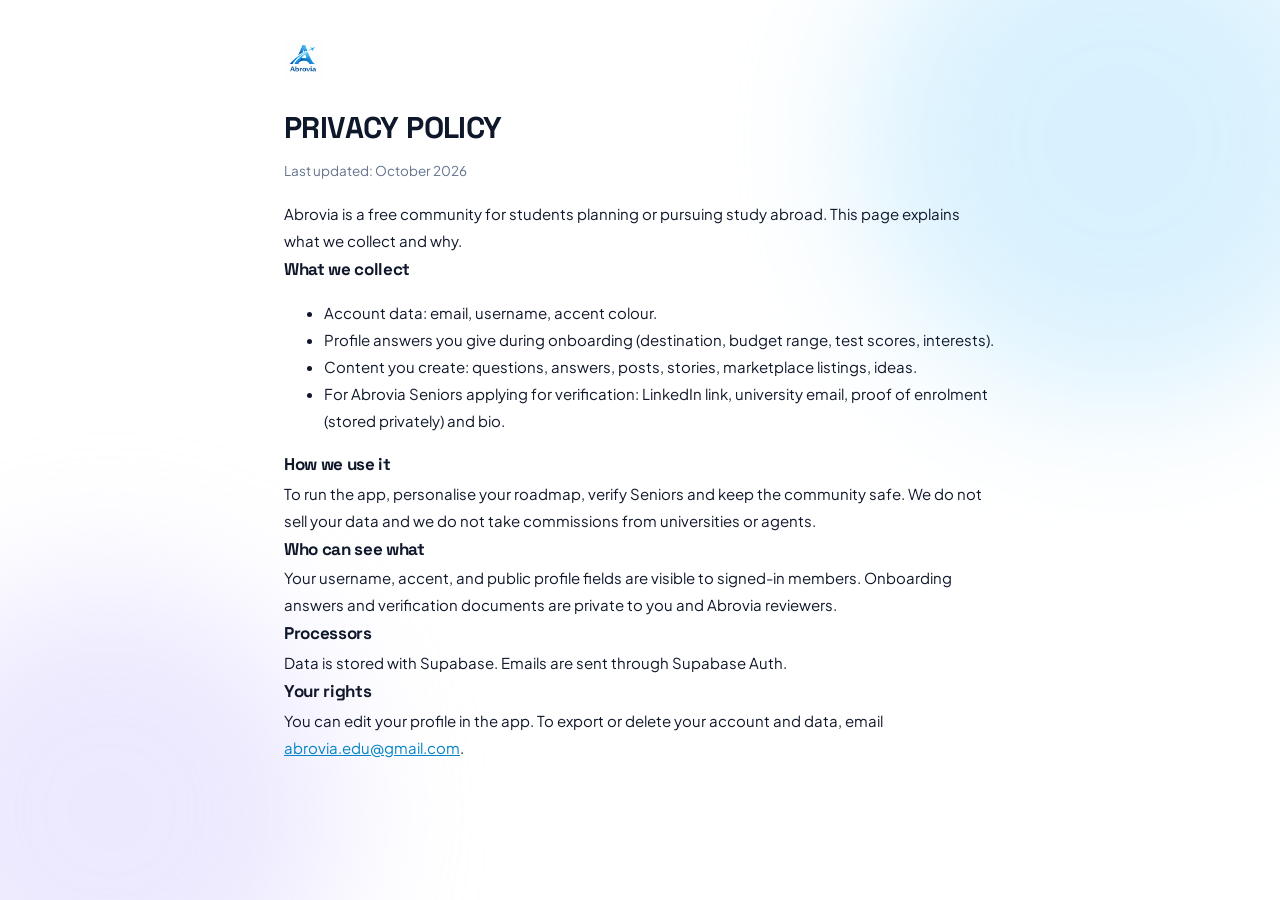
<file: privacy.html>
<!DOCTYPE html>
<html lang="en"><head><meta charset="utf-8">
<meta name="viewport" content="width=device-width, initial-scale=1, viewport-fit=cover">
<title>Privacy Policy — Abrovia</title><meta name="description" content="Privacy Policy">
<meta name="theme-color" content="#0ea5e9"><link rel="icon" href="logo.jpg"><link rel="apple-touch-icon" href="logo.jpg"><link rel="manifest" href="manifest.webmanifest">
<meta property="og:title" content="Privacy Policy — Abrovia"><meta property="og:description" content="Privacy Policy"><meta property="og:image" content="logo.jpg"><meta property="og:type" content="website">
<link rel="preconnect" href="https://fonts.googleapis.com"><link rel="preconnect" href="https://fonts.gstatic.com" crossorigin>
<link href="https://fonts.googleapis.com/css2?family=Caveat:wght@600&family=Plus+Jakarta+Sans:wght@400;500;600;700&family=Space+Grotesk:wght@500;600;700&display=swap" rel="stylesheet">
<link rel="stylesheet" href="styles.css"></head><body><main class="main" style="max-width:760px;padding-top:40px"><a href="index.html"><img class="lg" src="logo.jpg" alt="Abrovia"></a><h1 style="margin:24px 0 8px;text-transform:uppercase">Privacy Policy</h1><p class="mu">Last updated: October 2026</p><div style="line-height:1.8;margin-top:18px"><p>Abrovia is a free community for students planning or pursuing study abroad. This page explains what we collect and why.</p>
<h3>What we collect</h3><ul><li>Account data: email, username, accent colour.</li><li>Profile answers you give during onboarding (destination, budget range, test scores, interests).</li><li>Content you create: questions, answers, posts, stories, marketplace listings, ideas.</li><li>For Abrovia Seniors applying for verification: LinkedIn link, university email, proof of enrolment (stored privately) and bio.</li></ul>
<h3>How we use it</h3><p>To run the app, personalise your roadmap, verify Seniors and keep the community safe. We do not sell your data and we do not take commissions from universities or agents.</p>
<h3>Who can see what</h3><p>Your username, accent, and public profile fields are visible to signed-in members. Onboarding answers and verification documents are private to you and Abrovia reviewers.</p>
<h3>Processors</h3><p>Data is stored with Supabase. Emails are sent through Supabase Auth.</p>
<h3>Your rights</h3><p>You can edit your profile in the app. To export or delete your account and data, email <a href="mailto:abrovia.edu@gmail.com">abrovia.edu@gmail.com</a>.</p></div></main></body></html>
</file>
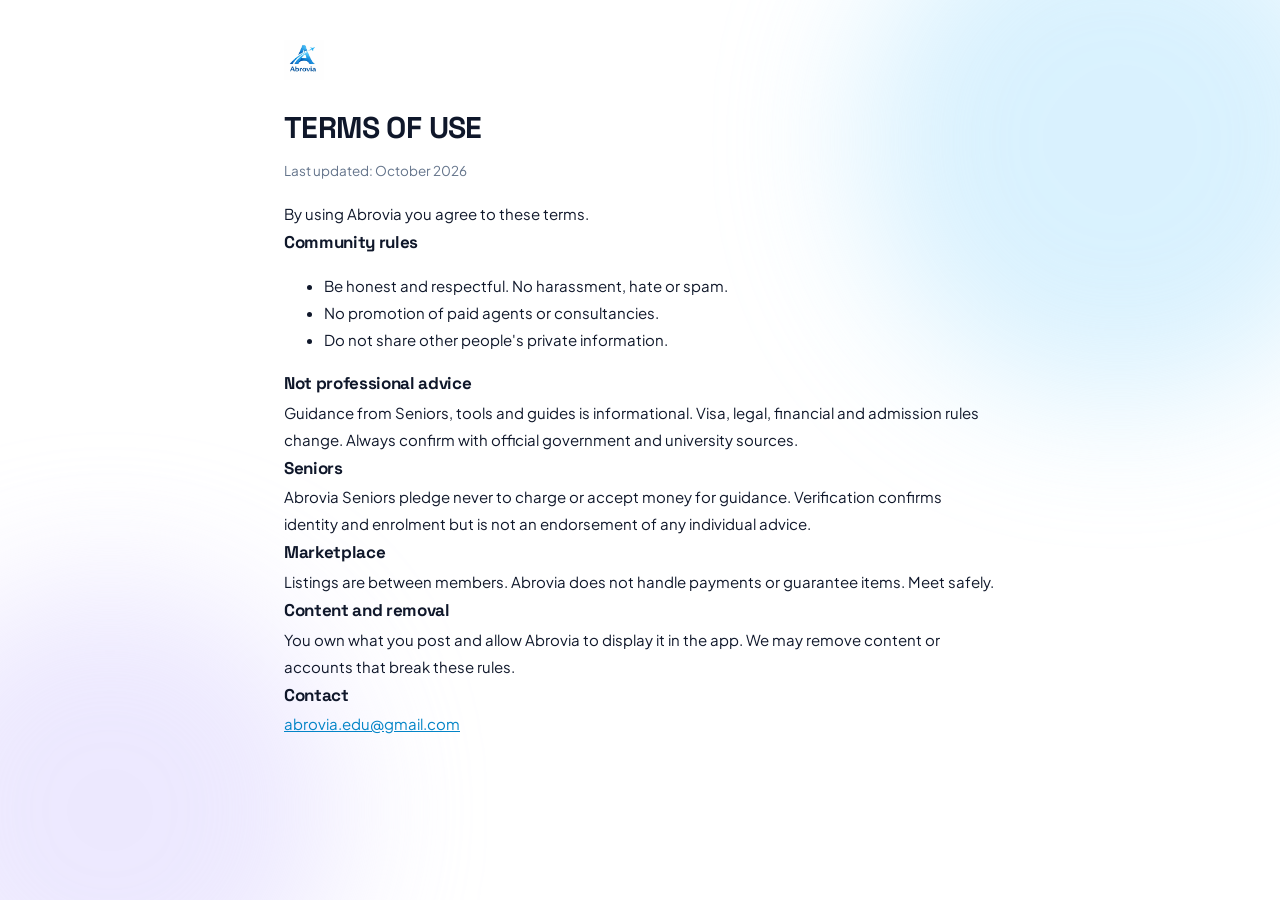
<file: terms.html>
<!DOCTYPE html>
<html lang="en"><head><meta charset="utf-8">
<meta name="viewport" content="width=device-width, initial-scale=1, viewport-fit=cover">
<title>Terms of Use — Abrovia</title><meta name="description" content="Terms of Use">
<meta name="theme-color" content="#0ea5e9"><link rel="icon" href="logo.jpg"><link rel="apple-touch-icon" href="logo.jpg"><link rel="manifest" href="manifest.webmanifest">
<meta property="og:title" content="Terms of Use — Abrovia"><meta property="og:description" content="Terms of Use"><meta property="og:image" content="logo.jpg"><meta property="og:type" content="website">
<link rel="preconnect" href="https://fonts.googleapis.com"><link rel="preconnect" href="https://fonts.gstatic.com" crossorigin>
<link href="https://fonts.googleapis.com/css2?family=Caveat:wght@600&family=Plus+Jakarta+Sans:wght@400;500;600;700&family=Space+Grotesk:wght@500;600;700&display=swap" rel="stylesheet">
<link rel="stylesheet" href="styles.css"></head><body><main class="main" style="max-width:760px;padding-top:40px"><a href="index.html"><img class="lg" src="logo.jpg" alt="Abrovia"></a><h1 style="margin:24px 0 8px;text-transform:uppercase">Terms of Use</h1><p class="mu">Last updated: October 2026</p><div style="line-height:1.8;margin-top:18px"><p>By using Abrovia you agree to these terms.</p>
<h3>Community rules</h3><ul><li>Be honest and respectful. No harassment, hate or spam.</li><li>No promotion of paid agents or consultancies.</li><li>Do not share other people's private information.</li></ul>
<h3>Not professional advice</h3><p>Guidance from Seniors, tools and guides is informational. Visa, legal, financial and admission rules change. Always confirm with official government and university sources.</p>
<h3>Seniors</h3><p>Abrovia Seniors pledge never to charge or accept money for guidance. Verification confirms identity and enrolment but is not an endorsement of any individual advice.</p>
<h3>Marketplace</h3><p>Listings are between members. Abrovia does not handle payments or guarantee items. Meet safely.</p>
<h3>Content and removal</h3><p>You own what you post and allow Abrovia to display it in the app. We may remove content or accounts that break these rules.</p>
<h3>Contact</h3><p><a href="mailto:abrovia.edu@gmail.com">abrovia.edu@gmail.com</a></p></div></main></body></html>
</file>
<file: styles.css>
:root{--sky:#0ea5e9;--sd:#0284c7;--sl:#e0f2fe;--bg:#fff;--card:#fff;--tx:#0f172a;--mu:#64748b;--bd:#e2e8f0;--ok:#059669;--bad:#dc2626;--sf:'Plus Jakarta Sans',system-ui,sans-serif;--df:'Space Grotesk',system-ui,sans-serif;--hf:'Caveat',cursive;--gl:rgba(255,255,255,.72);box-sizing:border-box;padding-top:env(safe-area-inset-top,0px);padding-bottom:env(safe-area-inset-bottom,0px)}
*{box-sizing:border-box}html{scroll-padding-top:env(safe-area-inset-top,0px)}
body{margin:0;background:#fff;color:var(--tx);font:15px/1.6 var(--sf);-webkit-font-smoothing:antialiased;overflow-x:hidden}
body:before,body:after{content:"";position:fixed;z-index:-1;border-radius:50%;filter:blur(70px);opacity:.55;animation:fl 14s ease-in-out infinite alternate}
body:before{width:520px;height:520px;background:#bae6fd;top:-120px;right:-100px}body:after{width:460px;height:460px;background:#ddd6fe;bottom:-140px;left:-120px;animation-delay:-6s}
@keyframes fl{to{transform:translate(-40px,50px) scale(1.12)}}@keyframes up{from{opacity:0;transform:translateY(18px)}}@keyframes pop{0%{transform:scale(2.2) rotate(-30deg);opacity:0}60%{transform:scale(.92) rotate(-8deg)}100%{transform:scale(1) rotate(-8deg);opacity:1}}@keyframes bob{50%{transform:translateY(-12px)}}@keyframes pls{50%{box-shadow:0 0 0 12px rgba(14,165,233,0)}}
h1,h2,h3{font-family:var(--df);margin:0;letter-spacing:-.02em}h3{font-size:17px;font-weight:700}p{margin:0}
.ht{font-weight:700;font-size:clamp(34px,5.2vw,72px);line-height:1.04;text-transform:uppercase;letter-spacing:-.025em}.ht b{font-weight:700}
.sk{color:var(--sky)}.hw{font-family:var(--hf);text-transform:none;display:inline-block;transform:rotate(-2deg);color:var(--sky);font-size:1.15em;font-weight:600;letter-spacing:0}
button{font:inherit;cursor:pointer}svg.i{width:18px;height:18px;stroke:currentColor;fill:none;stroke-width:1.9;stroke-linecap:round;stroke-linejoin:round;flex:none}
.btn{background:var(--sky);color:#fff;border:0;border-radius:999px;padding:13px 26px;font-weight:700;display:inline-flex;gap:8px;align-items:center;justify-content:center;box-shadow:0 8px 16px rgba(14,165,233,.22);transition:all .35s cubic-bezier(.16,1,.3,1)}.btn:hover{background:var(--sd);transform:translateY(-3px);box-shadow:0 18px 34px rgba(14,165,233,.28)}
.btn.o{background:var(--gl);color:var(--tx);border:1px solid var(--bd);box-shadow:none}.btn.o:hover{border-color:var(--sky);color:var(--sky)}.btn.s{padding:8px 16px;font-size:13px}.btn.dk{background:var(--tx)}
input,select{font:inherit;width:100%;padding:13px 18px;border:1.5px solid var(--bd);border-radius:16px;background:#fff;color:var(--tx)}input:focus,select:focus{outline:0;border-color:var(--sky);box-shadow:0 0 0 4px rgba(14,165,233,.12)}
.glass{background:var(--gl);backdrop-filter:blur(24px);-webkit-backdrop-filter:blur(24px);border:1px solid rgba(255,255,255,.6);box-shadow:0 8px 32px rgba(14,165,233,.08)}
.card{background:#fff;border:1px solid var(--bd);border-radius:26px;padding:24px;box-shadow:0 8px 28px rgba(14,165,233,.06);animation:up .5s both;transition:transform .3s,box-shadow .3s}.grid>.card:hover,.role:hover{transform:translateY(-5px);box-shadow:0 22px 44px rgba(14,165,233,.14)}
.grid{display:grid;gap:18px;grid-template-columns:repeat(auto-fill,minmax(270px,1fr))}
.grid>.card:nth-child(3n+1){background:linear-gradient(135deg,#f0f9ff,#e0f2fe)}.grid>.card:nth-child(3n+2){background:linear-gradient(135deg,#f5f3ff,#ede9fe)}.grid>.card:nth-child(3n){background:linear-gradient(135deg,#ecfdf5,#d1fae5)}
.chip{display:inline-block;padding:5px 13px;border-radius:99px;background:rgba(255,255,255,.8);color:var(--sd);font-size:12.5px;font-weight:600;margin:3px 4px 3px 0;border:1px solid rgba(14,165,233,.2);cursor:pointer;user-select:none;transition:.2s}.chip:hover{border-color:var(--sky)}.chip.on{background:var(--sky);color:#fff}
.mu{color:var(--mu);font-size:13.5px}.row{display:flex;gap:12px;align-items:center}.sp{justify-content:space-between}.wr{flex-wrap:wrap}.lb{font-size:12px;letter-spacing:.14em;text-transform:uppercase;color:var(--sky);font-weight:800}
.av{width:42px;height:42px;border-radius:50%;display:grid;place-items:center;color:#fff;font-weight:700;font-size:14px;flex:none;font-family:var(--df);box-shadow:0 4px 12px rgba(14,165,233,.25)}
.ico{width:44px;height:44px;border-radius:14px;background:rgba(255,255,255,.85);color:var(--sd);display:grid;place-items:center;flex:none;box-shadow:0 4px 12px rgba(14,165,233,.12)}
.tag{font-size:10.5px;font-weight:800;background:#fff;color:var(--sd);padding:4px 10px;border-radius:99px;letter-spacing:.06em;white-space:nowrap}
.lg{height:40px;display:block}
.top{position:fixed;top:0;left:0;right:0;z-index:50;height:72px;display:flex;align-items:center;background:rgba(255,255,255,.88);backdrop-filter:blur(20px);-webkit-backdrop-filter:blur(20px);box-shadow:0 4px 30px rgba(0,0,0,.03);padding-top:env(safe-area-inset-top,0px)}
.ti{max-width:1280px;margin:0 auto;padding:0 24px;width:100%;display:flex;align-items:center;justify-content:space-between;gap:16px}
.tabs{display:flex;gap:2px;padding:5px;border-radius:999px;overflow-x:auto;scrollbar-width:none}.tab{display:flex;gap:7px;align-items:center;padding:8px 14px;border-radius:999px;border:0;background:none;color:#475569;font-weight:600;font-size:13.5px;white-space:nowrap;transition:.25s}.tab:hover{color:var(--sky);background:rgba(14,165,233,.06)}.tab.on{background:var(--sl);color:#0369a1}
.chipu{display:flex;gap:10px;align-items:center;padding:4px 6px 4px 4px;border-radius:999px;background:#fff;border:1px solid var(--bd)}.chipu b{font-size:13px}
.main{padding:100px 24px 60px;max-width:1240px;margin:0 auto}.hd{margin-bottom:28px;animation:up .5s both}.hd h1{font-weight:700;font-size:clamp(30px,4vw,48px);text-transform:uppercase;line-height:1.08}
/* landing */
.lh{max-width:1280px;margin:0 auto;padding:130px 24px 60px;display:grid;grid-template-columns:1.1fr 1fr;gap:56px;align-items:center;min-height:100vh}
.badge{display:inline-flex;gap:10px;align-items:center;padding:7px 18px 7px 8px;border-radius:999px;font-size:13px;font-weight:700;margin-bottom:26px}.bp{background:var(--sky);color:#fff;font-size:10px;text-transform:uppercase;letter-spacing:.06em;padding:3px 10px;border-radius:99px}
.cs{display:flex;gap:40px;margin-top:34px}.cs b{font-family:var(--df);font-size:36px;color:var(--sky);display:block;line-height:1}.cs span{font-size:12px;font-weight:700;color:var(--mu);text-transform:uppercase;letter-spacing:.07em}
.vis{position:relative;padding:34px 0 34px 20px}.fc{position:absolute;border-radius:22px;padding:14px 18px;animation:bob 5s ease-in-out infinite;z-index:2;display:flex;gap:12px;align-items:center;font-size:13px;font-weight:600}
.fbox{max-width:420px;width:100%;margin:0 auto}.sw{display:flex;gap:10px}.sw i{width:28px;height:28px;border-radius:50%;cursor:pointer;border:3px solid #fff;box-shadow:0 0 0 1px var(--bd);transition:.2s}.sw i.on{box-shadow:0 0 0 2px var(--tx);transform:scale(1.12)}
.form{display:grid;place-items:center;padding:100px 24px 40px}
.role{cursor:pointer;transition:.3s;border-radius:32px!important;padding:32px!important;position:relative;overflow:hidden}.role h2{font-size:28px;font-weight:700;text-transform:uppercase;margin:14px 0 8px}
/* home */
.hero{border-radius:36px;padding:34px;margin-bottom:22px;display:flex;justify-content:space-between;gap:28px;align-items:center;background:linear-gradient(135deg,#0ea5e9,#6366f1);color:#fff;position:relative;overflow:hidden;box-shadow:0 24px 48px rgba(14,165,233,.25)}
.hero:before{content:"";position:absolute;width:340px;height:340px;border-radius:50%;background:rgba(255,255,255,.12);right:-80px;top:-120px}.hero p{color:#e0f2fe;max-width:520px;margin-top:8px}.hero .hw{color:#fff}
.kp{display:flex;gap:30px;margin-top:20px}.kp b{font-family:var(--df);font-size:26px;display:block;line-height:1.1}.kp span{font-size:11.5px;color:#bae6fd;text-transform:uppercase;letter-spacing:.08em;font-weight:700}
.pth{position:relative;height:6px;background:rgba(255,255,255,.25);border-radius:9px;margin:20px 0 6px}.pth i{position:absolute;left:0;top:0;height:100%;background:#fff;border-radius:9px;transition:.6s}.pth svg{position:absolute;top:-12px;transform:translateX(-50%);color:#fff;background:var(--sky);border-radius:50%;padding:4px;width:30px;height:30px;box-shadow:0 4px 12px rgba(0,0,0,.2);transition:.6s}
.stamps{display:grid;grid-template-columns:repeat(auto-fill,minmax(112px,1fr));gap:18px;margin-top:18px}.st{background:none;border:0;text-align:center;color:var(--mu);font-size:12px;font-weight:600;line-height:1.3}
.st .c svg{width:32px;height:32px;stroke-width:2.4}.st .c{width:84px;height:84px;margin:0 auto 8px;border-radius:50%;border:2.5px dashed #94a3b8;display:grid;place-items:center;font-family:var(--df);font-weight:700;font-size:22px;color:#94a3b8;transition:.3s;transform:rotate(-8deg)}.st:hover .c{border-color:var(--sky);color:var(--sky)}
.st.on{color:var(--tx)}.st.on .c{border:3px solid var(--sky);background:radial-gradient(circle,#fff 55%,#e0f2fe);color:var(--sky);box-shadow:0 8px 20px rgba(14,165,233,.25),inset 0 0 0 5px #fff,inset 0 0 0 7px var(--sky)}.st.new .c{animation:pop .5s both}
.bar{height:6px;background:var(--bd);border-radius:9px;overflow:hidden}.bar i{display:block;height:100%;background:var(--sky)}
.tl{border-left:2px dashed #bae6fd;margin-left:6px;padding-left:20px}.tl>div{position:relative;padding:0 0 16px}.tl>div:before{content:"";position:absolute;left:-27px;top:5px;width:12px;height:12px;border-radius:50%;background:#fff;border:3px solid var(--sky)}
.q{font-family:var(--hf);font-size:28px;line-height:1.15;color:var(--sd)}
.chat{display:grid;grid-template-columns:270px 1fr;gap:18px;height:calc(100vh - 250px);min-height:440px}.list{overflow:auto;display:flex;flex-direction:column;gap:10px}
.gi{padding:14px 16px;border-radius:20px;cursor:pointer;border:1px solid var(--bd);background:#fff;transition:.2s}.gi:hover{border-color:var(--sky)}.gi.on{border-color:var(--sky);background:var(--sl)}
.msgs{flex:1;overflow:auto;display:flex;flex-direction:column;gap:10px;padding:4px}.m{max-width:76%;padding:11px 16px;border-radius:20px 20px 20px 6px;background:var(--sl);font-size:14px}.m.me{align-self:flex-end;background:var(--sky);color:#fff;border-radius:20px 20px 6px 20px}.m b{display:block;font-size:11.5px;opacity:.7;margin-bottom:2px}
.toast{position:fixed;bottom:28px;left:50%;transform:translateX(-50%);background:var(--tx);color:#fff;padding:13px 24px;border-radius:999px;z-index:99;font-weight:600;font-size:14px;box-shadow:0 12px 30px rgba(0,0,0,.2);animation:up .3s}
.modal{position:fixed;inset:0;background:rgba(15,23,42,.5);backdrop-filter:blur(6px);display:grid;place-items:center;padding:20px;z-index:60}.modal .card{max-width:480px;width:100%}
.cf{position:fixed;width:9px;height:9px;border-radius:2px;z-index:99;pointer-events:none}
@media(max-width:900px){.top{backdrop-filter:none;-webkit-backdrop-filter:none}.lh{grid-template-columns:1fr;padding-top:100px;gap:30px}.fc{display:none}.cs{gap:22px}.tabs{position:fixed;bottom:10px;left:10px;right:10px;justify-content:space-between;z-index:60;box-shadow:0 10px 30px rgba(14,165,233,.2);padding-bottom:5px}.tab{flex-direction:column;gap:2px;font-size:10.5px;padding:7px 9px}.chipu b{display:none}.main{padding:92px 16px 110px}.hero{flex-direction:column;align-items:flex-start;padding:26px}.chat{grid-template-columns:1fr;height:auto}.list{flex-direction:row}.gi{flex:none}.msgs{height:48vh}}

.sr{--sky:#6366f1;--sd:#4f46e5;--sl:#e0e7ff}.sr .hero{background:linear-gradient(135deg,#4f46e5,#a855f7);box-shadow:0 24px 48px rgba(99,102,241,.28)}.sr .btn{box-shadow:0 8px 16px rgba(99,102,241,.22)}.sr .hero .lb{color:#e0e7ff!important}
textarea{font:inherit;width:100%;padding:13px 18px;border:1.5px solid var(--bd);border-radius:16px;background:#fff;color:var(--tx);resize:vertical}textarea:focus{outline:0;border-color:var(--sky);box-shadow:0 0 0 4px rgba(14,165,233,.12)}
.fld{margin-bottom:16px}.fld>label{display:block;font-size:13px;font-weight:600;margin-bottom:6px;color:#334155}
.nt{padding:10px 14px;border-radius:14px;font-size:13.5px;margin-top:8px;display:flex;gap:8px;align-items:flex-start}.nt.e{background:#fef2f2;color:#b91c1c}.nt.w{background:#fffbeb;color:#92400e}.nt.i{background:var(--sl);color:var(--sd)}
.segs{display:flex;gap:6px}.segs i{flex:1;height:5px;border-radius:9px;background:var(--bd)}.segs i.on{background:var(--sky)}
.sub{display:flex;gap:6px;margin-bottom:18px;flex-wrap:wrap}.sub button{border:1px solid var(--bd);background:#fff;border-radius:999px;padding:8px 18px;font-weight:600;color:#475569}.sub button.on{background:var(--sky);color:#fff;border-color:var(--sky)}
.tick{display:flex;gap:10px;align-items:center;border-radius:999px;padding:9px 18px;margin-bottom:18px;font-size:13.5px;font-weight:600;color:var(--sd)}.tick span{transition:opacity .3s}
.cols{display:grid;grid-template-columns:1fr 300px;gap:18px}
.pl{display:block;width:100%;text-align:left;margin:6px 0;padding:11px 16px;border-radius:14px;border:1.5px solid var(--bd);background:#fff;font-weight:600;position:relative;overflow:hidden}button.pl:hover{border-color:var(--sky)}.pl.res i{position:absolute;inset:0 auto 0 0;background:var(--sl);z-index:0}.pl.res span{position:relative}
.rx{display:flex;gap:6px;align-items:center;border:0;background:none;color:var(--mu);font-weight:600;font-size:13px;padding:6px 10px;border-radius:99px}.rx:hover{background:var(--sl)}.rx.on{color:var(--sky);background:var(--sl)}
.dots i{display:inline-block;width:6px;height:6px;border-radius:50%;background:currentColor;margin:0 2px;animation:bob .9s infinite}.dots i:nth-child(2){animation-delay:.15s}.dots i:nth-child(3){animation-delay:.3s}
.dot{width:9px;height:9px;border-radius:50%;background:#10b981;animation:pls 2s infinite;box-shadow:0 0 0 0 rgba(16,185,129,.5)}.onl{position:relative}.onl:after{content:"";position:absolute;right:0;bottom:0;width:10px;height:10px;border-radius:50%;background:#10b981;border:2px solid #fff}
.vb{display:inline-flex;gap:3px;align-items:center;font-size:11px;font-weight:700;color:var(--sd)}.vb svg{width:13px;height:13px}.un{display:flex;flex-direction:column;line-height:1.2}
.pr{cursor:pointer}.xb{position:absolute;right:16px;top:16px;border:0;background:var(--sl);width:34px;height:34px;border-radius:50%;display:grid;place-items:center;color:var(--sd)}.mc{position:relative;max-height:88vh;overflow:auto;animation:up .3s}
.shim{background:linear-gradient(90deg,#fff 30%,var(--sl) 50%,#fff 70%);background-size:200% 100%;animation:sh 2.2s linear infinite}@keyframes sh{to{background-position:-200% 0}}
.anim{position:relative;overflow:hidden}.anim:after{content:"";position:absolute;inset:0;background:linear-gradient(90deg,transparent,rgba(255,255,255,.7),transparent);animation:sw 1.8s infinite}@keyframes sw{from{transform:translateX(-100%)}to{transform:translateX(100%)}}
.btn.dk{background:var(--tx)}.form{padding-top:100px}
@media(max-width:900px){.cols{grid-template-columns:1fr}.un b{display:none}}

.vbar{display:flex;gap:14px;justify-content:space-between;align-items:center;flex-wrap:wrap;background:var(--sl);color:var(--sd);border:1px solid rgba(99,102,241,.25);border-radius:18px;padding:12px 18px;margin-bottom:18px;font-weight:600;font-size:14px}.vbar .row{gap:10px;flex:1;min-width:220px}
.foot{margin-top:56px;padding-top:20px;border-top:1px solid var(--bd);color:var(--mu);font-size:13px;text-align:center}.foot a,.mu a{color:var(--sd)}
.empty{text-align:center;padding:40px 24px;display:grid;justify-items:center;gap:8px;background:#fff!important}.empty p{max-width:420px;margin-bottom:6px}
.sk{min-height:140px;background:linear-gradient(90deg,#f1f5f9 30%,#e2e8f0 50%,#f1f5f9 70%)!important;background-size:200% 100%;animation:sh 1.6s linear infinite;border:0}
.clamp{display:-webkit-box;-webkit-line-clamp:3;-webkit-box-orient:vertical;overflow:hidden}
.ans{margin-top:12px;padding:14px;border-radius:16px;background:var(--sl)}
.cs b{font-size:15px;color:var(--tx);font-family:var(--sf);line-height:1.3}.cs svg{color:var(--sky);margin-bottom:4px}.cs div{display:flex;flex-direction:column}
.chipu{cursor:pointer;font:inherit}a{color:var(--sd)}
:focus-visible{outline:2px solid var(--sky);outline-offset:2px}
.sr .vbar{background:#eef2ff}
@media(prefers-reduced-motion:reduce){*{animation:none!important;transition:none!important}}
</file>
